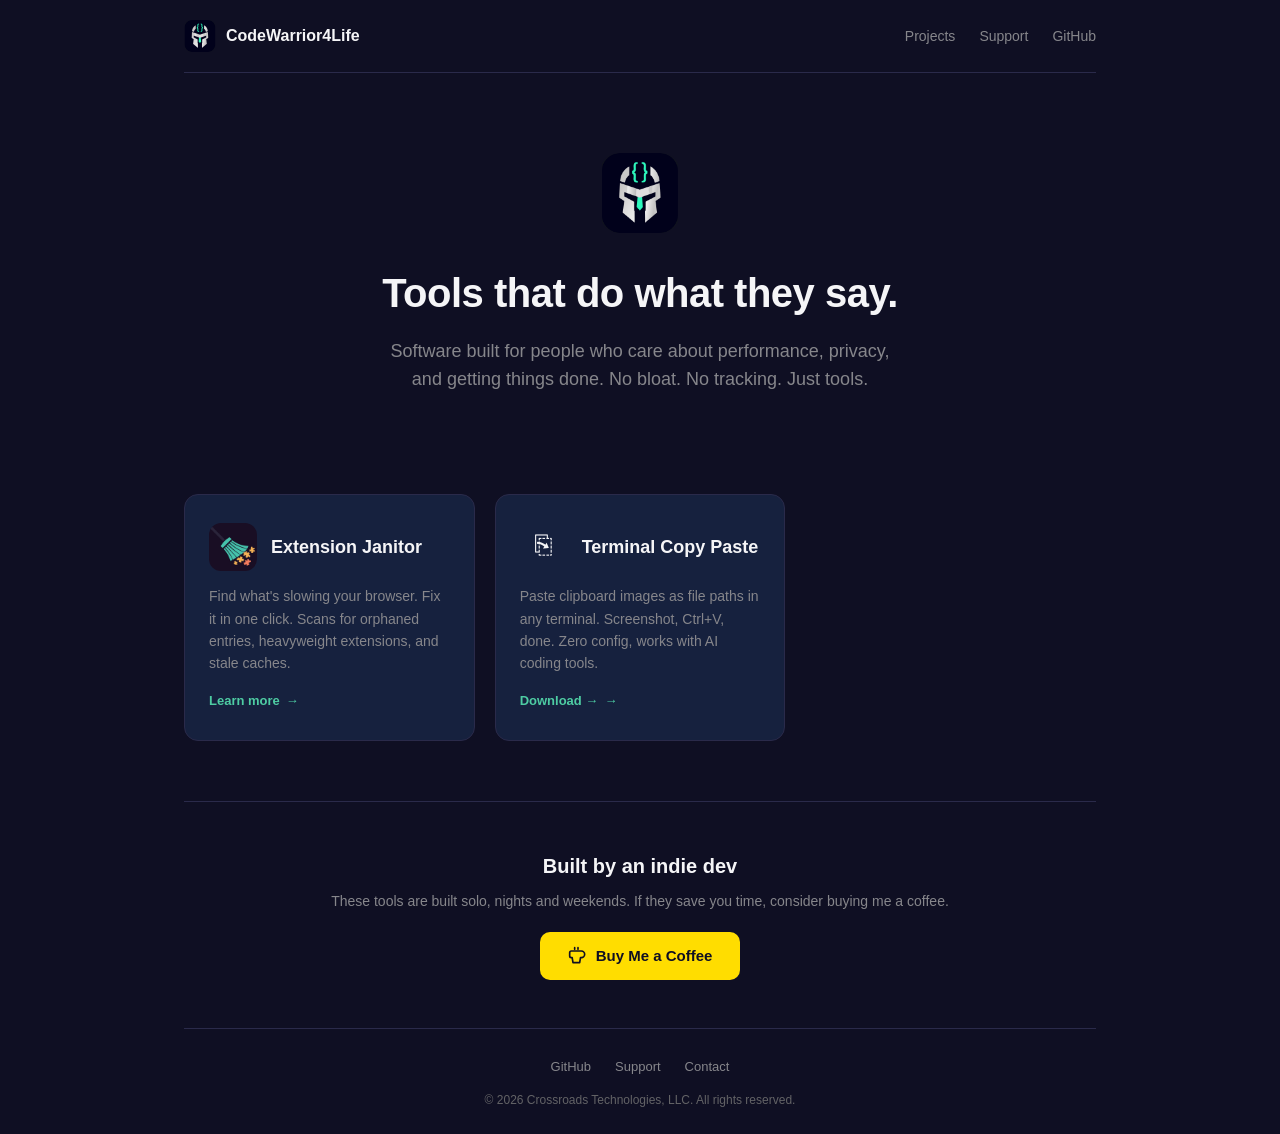
<file: index.html>
<!DOCTYPE html>
<html lang="en">
<head>
  <meta charset="UTF-8">
  <meta name="viewport" content="width=device-width, initial-scale=1.0">
  <title>CodeWarrior4Life — Tools That Do What They Say</title>
  <meta name="description" content="Software tools built for people who care about performance, privacy, and getting things done. No bloat. No tracking. Just tools that work.">
  <meta property="og:title" content="CodeWarrior4Life">
  <meta property="og:description" content="Software tools built for people who care about performance and getting things done.">
  <meta property="og:image" content="assets/img/og-image.png">
  <meta property="og:type" content="website">
  <link rel="icon" href="assets/img/cw4l-icon.png" type="image/png">
  <link rel="stylesheet" href="assets/css/style.css">
</head>
<body>
  <div class="container">

    <!-- Nav -->
    <nav class="site-nav">
      <a href="/" class="nav-brand">
        <img src="assets/img/cw4l-icon.png" alt="" class="nav-logo">
        CodeWarrior4Life
      </a>
      <ul class="nav-links">
        <li><a href="#projects">Projects</a></li>
        <li><a href="#support">Support</a></li>
        <li><a href="https://github.com/CodeWarrior4Life" target="_blank" rel="noopener">GitHub</a></li>
      </ul>
    </nav>

    <!-- Hero -->
    <section class="hero">
      <img src="assets/img/cw4l-icon.png" alt="CodeWarrior4Life" class="hero-icon">
      <h1>Tools that do what they say.</h1>
      <p class="tagline">
        Software built for people who care about performance, privacy,
        and getting things done. No bloat. No tracking. Just tools.
      </p>
    </section>

    <!-- Projects -->
    <section id="projects">
      <div class="extensions-grid">

        <!-- Browser Extensions -->
        <a href="extensions/extension-janitor/" class="ext-card">
          <div class="ext-card-header">
            <img src="extensions/extension-janitor/icon.png" alt="" class="ext-card-icon">
            <span class="ext-card-title">Extension Janitor</span>
          </div>
          <p class="ext-card-tagline">
            Find what's slowing your browser. Fix it in one click.
            Scans for orphaned entries, heavyweight extensions, and stale caches.
          </p>
          <span class="ext-card-cta">Learn more</span>
        </a>

        <!-- CLI Tools -->
        <a class="ext-card" href="https://github.com/CodeWarrior4Life/TerminalCopyPaste/releases/latest">
          <div class="ext-card-header">
            <span class="ext-card-icon" style="font-size: 28px; width: 48px; text-align: center;">&#9112;</span>
            <span class="ext-card-title">Terminal Copy Paste</span>
          </div>
          <p class="ext-card-tagline">
            Paste clipboard images as file paths in any terminal.
            Screenshot, Ctrl+V, done. Zero config, works with AI coding tools.
          </p>
          <span class="ext-card-cta">Download &rarr;</span>
        </a>

        <!--
          Add new projects here. Works for extensions, desktop apps, CLI tools, anything.
          Copy the card pattern above and update the href, icon, title, and tagline.
        -->

      </div>
    </section>

    <!-- Support -->
    <section id="support" class="support-section">
      <h2>Built by an indie dev</h2>
      <p>
        These tools are built solo, nights and weekends. If they save you
        time, consider buying me a coffee.
      </p>
      <a href="https://buymeacoffee.com/tfvmclmlwp" target="_blank" rel="noopener" class="btn-bmac">
        <svg width="20" height="20" viewBox="0 0 24 24" fill="none"><path d="M4 6h12a4 4 0 0 1 0 8h-1l-1 6H6l-1-6H4a2 2 0 0 1-2-2V8a2 2 0 0 1 2-2z" stroke="currentColor" stroke-width="2" stroke-linejoin="round"/><path d="M8 2v2m4-2v2" stroke="currentColor" stroke-width="2" stroke-linecap="round"/></svg>
        Buy Me a Coffee
      </a>
    </section>

    <!-- Footer -->
    <footer class="site-footer">
      <ul class="footer-links">
        <li><a href="https://github.com/CodeWarrior4Life" target="_blank" rel="noopener">GitHub</a></li>
        <li><a href="https://buymeacoffee.com/tfvmclmlwp" target="_blank" rel="noopener">Support</a></li>
        <li><a href="mailto:info@crossroadtech.com">Contact</a></li>
      </ul>
      <p class="footer-copy">&copy; 2026 Crossroads Technologies, LLC. All rights reserved.</p>
    </footer>

  </div>
</body>
</html>
</file>
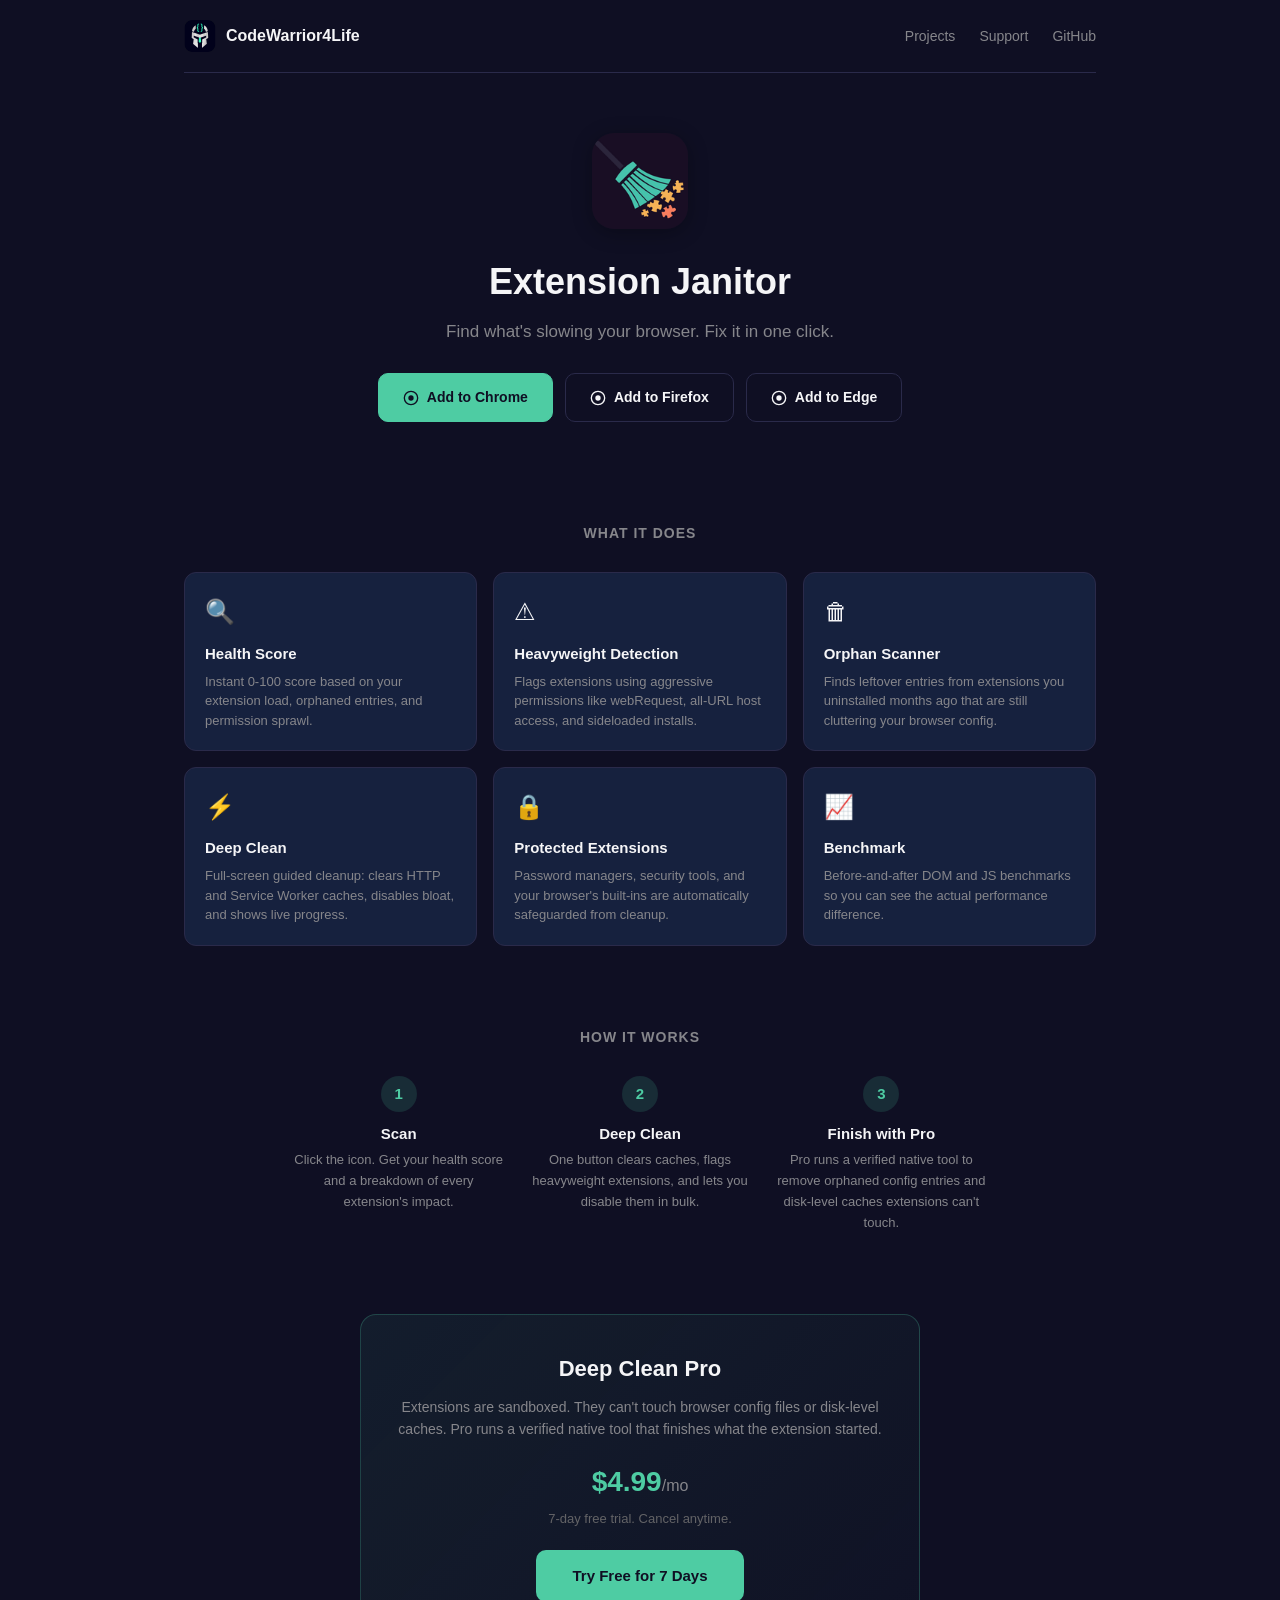
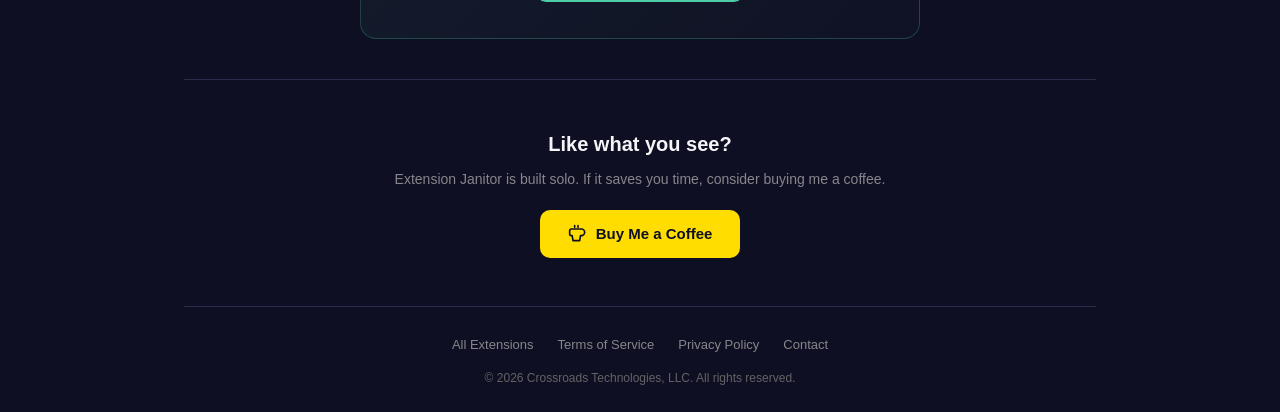
<file: extensions/extension-janitor/index.html>
<!DOCTYPE html>
<html lang="en">
<head>
  <meta charset="UTF-8">
  <meta name="viewport" content="width=device-width, initial-scale=1.0">
  <title>Extension Janitor — Find what's slowing your browser</title>
  <meta name="description" content="Scan for orphaned entries, heavyweight extensions, and stale caches. Deep Clean disables bloat and clears junk. Pro finishes the job with native cleanup.">
  <meta property="og:title" content="Extension Janitor">
  <meta property="og:description" content="Find what's slowing your browser. Fix it in one click.">
  <meta property="og:image" content="../../assets/img/og-image.png">
  <meta property="og:type" content="website">
  <meta property="og:url" content="https://codewarrior4life.com/extensions/extension-janitor/">
  <meta property="og:site_name" content="CodeWarrior4Life">
  <meta property="og:locale" content="en_US">
  <meta name="twitter:card" content="summary_large_image">
  <meta name="twitter:title" content="Extension Janitor — Find what's slowing your browser">
  <meta name="twitter:description" content="Slow tabs? Laggy video calls? Your browser extensions might be the culprit. Scan, score, and clean up in one click.">
  <meta name="robots" content="index, follow">
  <meta name="author" content="Crossroads Technologies, LLC">
  <meta name="keywords" content="browser extension cleaner, Chrome extension manager, remove orphaned extensions, browser performance, extension bloat, slow browser fix, Chrome cleanup, Edge extensions, Firefox add-ons">
  <link rel="canonical" href="https://codewarrior4life.com/extensions/extension-janitor/">
  <script type="application/ld+json">
  {
    "@context": "https://schema.org",
    "@type": "SoftwareApplication",
    "name": "Extension Janitor",
    "applicationCategory": "BrowserApplication",
    "operatingSystem": "Chrome, Edge, Firefox",
    "description": "Scan for orphaned entries, heavyweight extensions, and stale caches. Deep Clean disables bloat and clears junk.",
    "url": "https://codewarrior4life.com/extensions/extension-janitor/",
    "publisher": {
      "@type": "Organization",
      "name": "Crossroads Technologies, LLC",
      "url": "https://crossroadtech.com"
    },
    "offers": {
      "@type": "Offer",
      "price": "0",
      "priceCurrency": "USD",
      "description": "Free tier with full scan and basic cleanup. Pro unlocks deep native cleaning."
    }
  }
  </script>
  <link rel="icon" href="icon.png" type="image/png">
  <link rel="stylesheet" href="../../assets/css/style.css">
</head>
<body>
  <div class="container">

    <!-- Nav -->
    <nav class="site-nav">
      <a href="/" class="nav-brand">
        <img src="../../assets/img/cw4l-icon.png" alt="" class="nav-logo">
        CodeWarrior4Life
      </a>
      <ul class="nav-links">
        <li><a href="/#projects">Projects</a></li>
        <li><a href="/#support">Support</a></li>
        <li><a href="https://github.com/CodeWarrior4Life" target="_blank" rel="noopener">GitHub</a></li>
      </ul>
    </nav>

    <!-- Hero -->
    <section class="ext-hero">
      <img src="icon.png" alt="Extension Janitor" class="ext-hero-icon">
      <h1>Extension Janitor</h1>
      <p class="tagline">Find what's slowing your browser. Fix it in one click.</p>

      <div class="install-buttons">
        <a href="#" class="btn-install btn-install-chrome">
          <svg width="16" height="16" viewBox="0 0 24 24" fill="currentColor"><circle cx="12" cy="12" r="10" fill="none" stroke="currentColor" stroke-width="2"/><circle cx="12" cy="12" r="4"/></svg>
          Add to Chrome
        </a>
        <a href="#" class="btn-install btn-install-firefox">
          <svg width="16" height="16" viewBox="0 0 24 24" fill="currentColor"><circle cx="12" cy="12" r="10" fill="none" stroke="currentColor" stroke-width="2"/><circle cx="12" cy="12" r="4"/></svg>
          Add to Firefox
        </a>
        <a href="#" class="btn-install btn-install-edge">
          <svg width="16" height="16" viewBox="0 0 24 24" fill="currentColor"><circle cx="12" cy="12" r="10" fill="none" stroke="currentColor" stroke-width="2"/><circle cx="12" cy="12" r="4"/></svg>
          Add to Edge
        </a>
      </div>
    </section>

    <!-- Features -->
    <section class="features-section">
      <h2>What it does</h2>
      <div class="features-grid">

        <div class="feature-card">
          <div class="feature-icon">&#128269;</div>
          <h3>Health Score</h3>
          <p>Instant 0-100 score based on your extension load, orphaned entries, and permission sprawl.</p>
        </div>

        <div class="feature-card">
          <div class="feature-icon">&#9888;</div>
          <h3>Heavyweight Detection</h3>
          <p>Flags extensions using aggressive permissions like webRequest, all-URL host access, and sideloaded installs.</p>
        </div>

        <div class="feature-card">
          <div class="feature-icon">&#128465;</div>
          <h3>Orphan Scanner</h3>
          <p>Finds leftover entries from extensions you uninstalled months ago that are still cluttering your browser config.</p>
        </div>

        <div class="feature-card">
          <div class="feature-icon">&#9889;</div>
          <h3>Deep Clean</h3>
          <p>Full-screen guided cleanup: clears HTTP and Service Worker caches, disables bloat, and shows live progress.</p>
        </div>

        <div class="feature-card">
          <div class="feature-icon">&#128274;</div>
          <h3>Protected Extensions</h3>
          <p>Password managers, security tools, and your browser's built-ins are automatically safeguarded from cleanup.</p>
        </div>

        <div class="feature-card">
          <div class="feature-icon">&#128200;</div>
          <h3>Benchmark</h3>
          <p>Before-and-after DOM and JS benchmarks so you can see the actual performance difference.</p>
        </div>

      </div>
    </section>

    <!-- How it works -->
    <section class="how-section">
      <h2>How it works</h2>
      <div class="how-steps">
        <div class="how-step">
          <div class="how-step-number">1</div>
          <h3>Scan</h3>
          <p>Click the icon. Get your health score and a breakdown of every extension's impact.</p>
        </div>
        <div class="how-step">
          <div class="how-step-number">2</div>
          <h3>Deep Clean</h3>
          <p>One button clears caches, flags heavyweight extensions, and lets you disable them in bulk.</p>
        </div>
        <div class="how-step">
          <div class="how-step-number">3</div>
          <h3>Finish with Pro</h3>
          <p>Pro runs a verified native tool to remove orphaned config entries and disk-level caches extensions can't touch.</p>
        </div>
      </div>
    </section>

    <!-- Pro -->
    <section class="pro-section">
      <div class="pro-box">
        <h2>Deep Clean Pro</h2>
        <p>
          Extensions are sandboxed. They can't touch browser config files or
          disk-level caches. Pro runs a verified native tool that finishes
          what the extension started.
        </p>
        <div class="pro-price">$4.99<span style="font-size:16px;font-weight:400;color:#86868b">/mo</span></div>
        <div class="pro-price-sub">7-day free trial. Cancel anytime.</div>
        <a href="#" class="btn-pro">Try Free for 7 Days</a>
      </div>
    </section>

    <!-- Support -->
    <section class="support-section">
      <h2>Like what you see?</h2>
      <p>Extension Janitor is built solo. If it saves you time, consider buying me a coffee.</p>
      <a href="https://buymeacoffee.com/tfvmclmlwp" target="_blank" rel="noopener" class="btn-bmac">
        <svg width="20" height="20" viewBox="0 0 24 24" fill="none"><path d="M4 6h12a4 4 0 0 1 0 8h-1l-1 6H6l-1-6H4a2 2 0 0 1-2-2V8a2 2 0 0 1 2-2z" stroke="currentColor" stroke-width="2" stroke-linejoin="round"/><path d="M8 2v2m4-2v2" stroke="currentColor" stroke-width="2" stroke-linecap="round"/></svg>
        Buy Me a Coffee
      </a>
    </section>

    <!-- Footer -->
    <footer class="site-footer">
      <ul class="footer-links">
        <li><a href="/">All Extensions</a></li>
        <li><a href="terms.html">Terms of Service</a></li>
        <li><a href="privacy.html">Privacy Policy</a></li>
        <li><a href="mailto:info@codewarrior4life.com">Contact</a></li>
      </ul>
      <p class="footer-copy">&copy; 2026 Crossroads Technologies, LLC. All rights reserved.</p>
    </footer>

  </div>

  <script>
    // Detect browser and highlight the matching install button
    (function() {
      var ua = navigator.userAgent;
      var btn;
      if (/Edg\//i.test(ua)) {
        btn = document.querySelector('.btn-install-edge');
      } else if (/Firefox\//i.test(ua)) {
        btn = document.querySelector('.btn-install-firefox');
      } else if (/Chrome\//i.test(ua)) {
        btn = document.querySelector('.btn-install-chrome');
      }
      if (btn) btn.classList.add('btn-install-primary');
    })();
  </script>
</body>
</html>
</file>
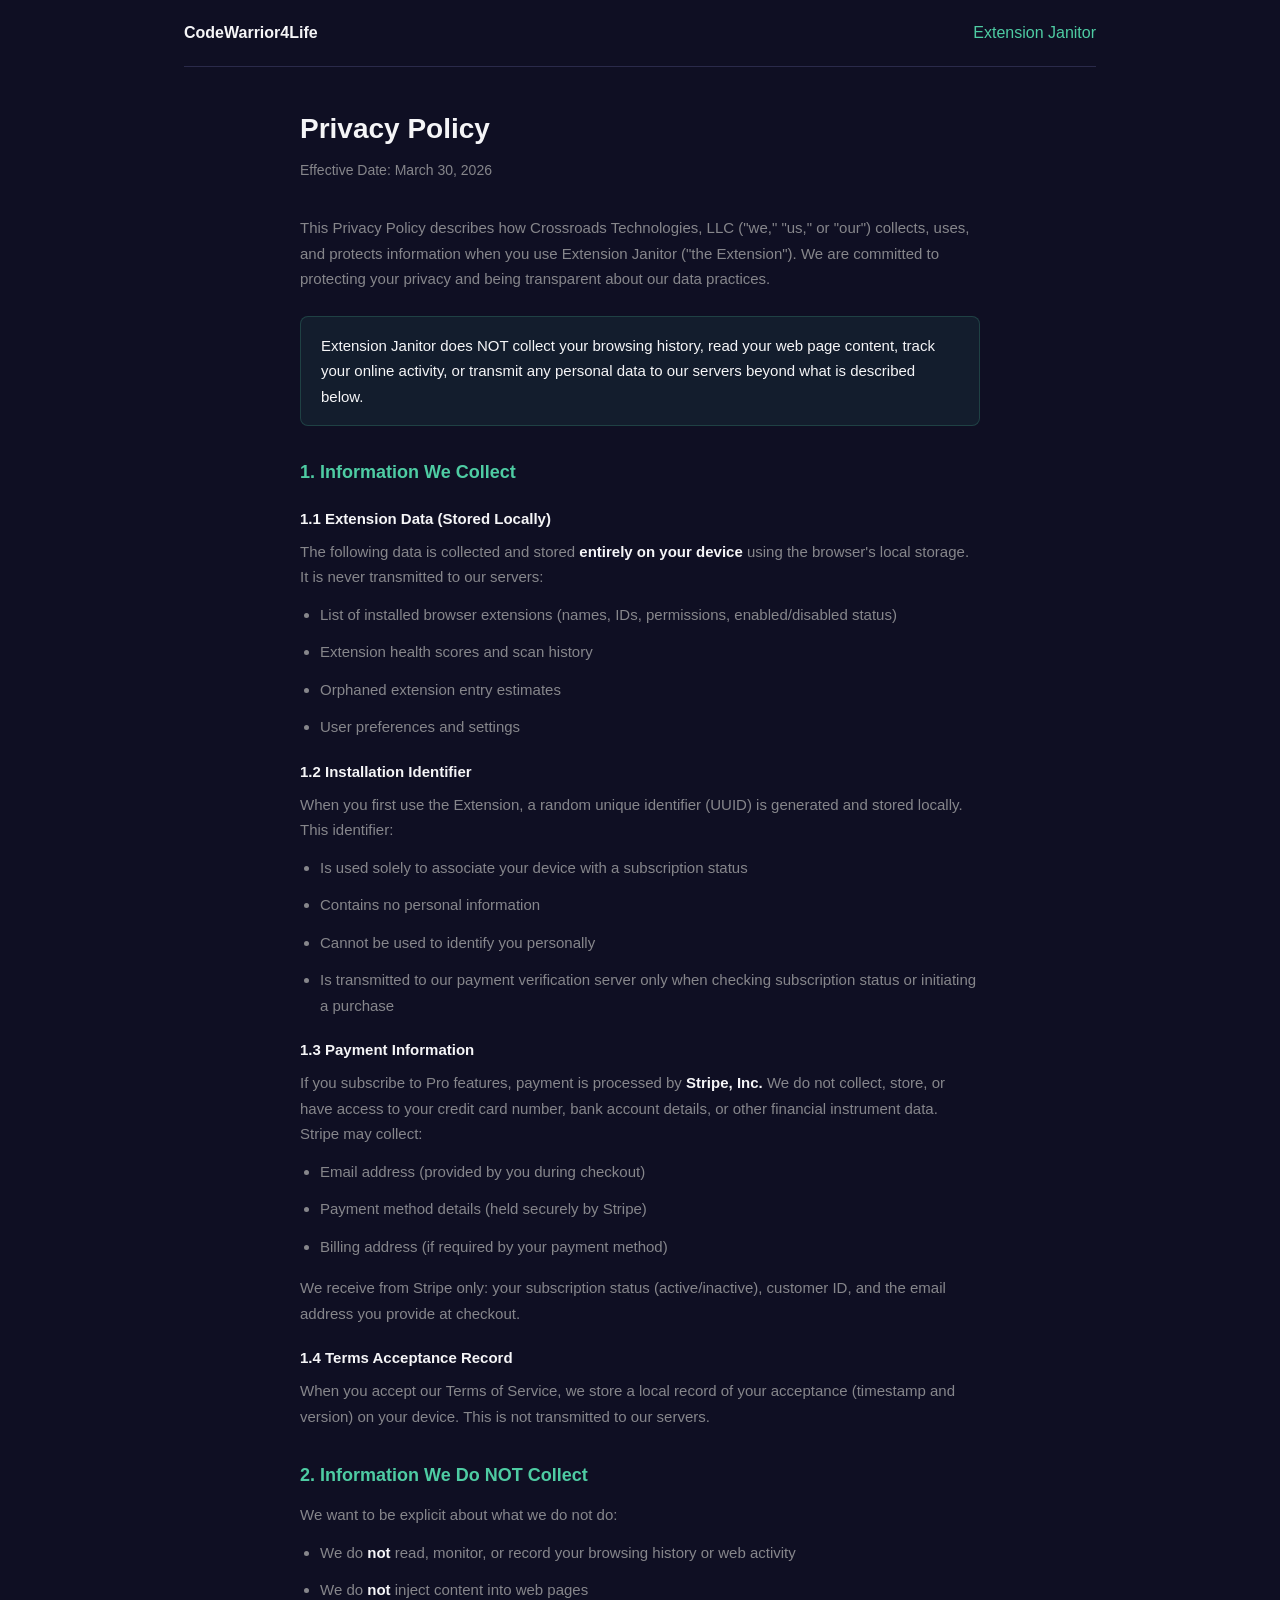
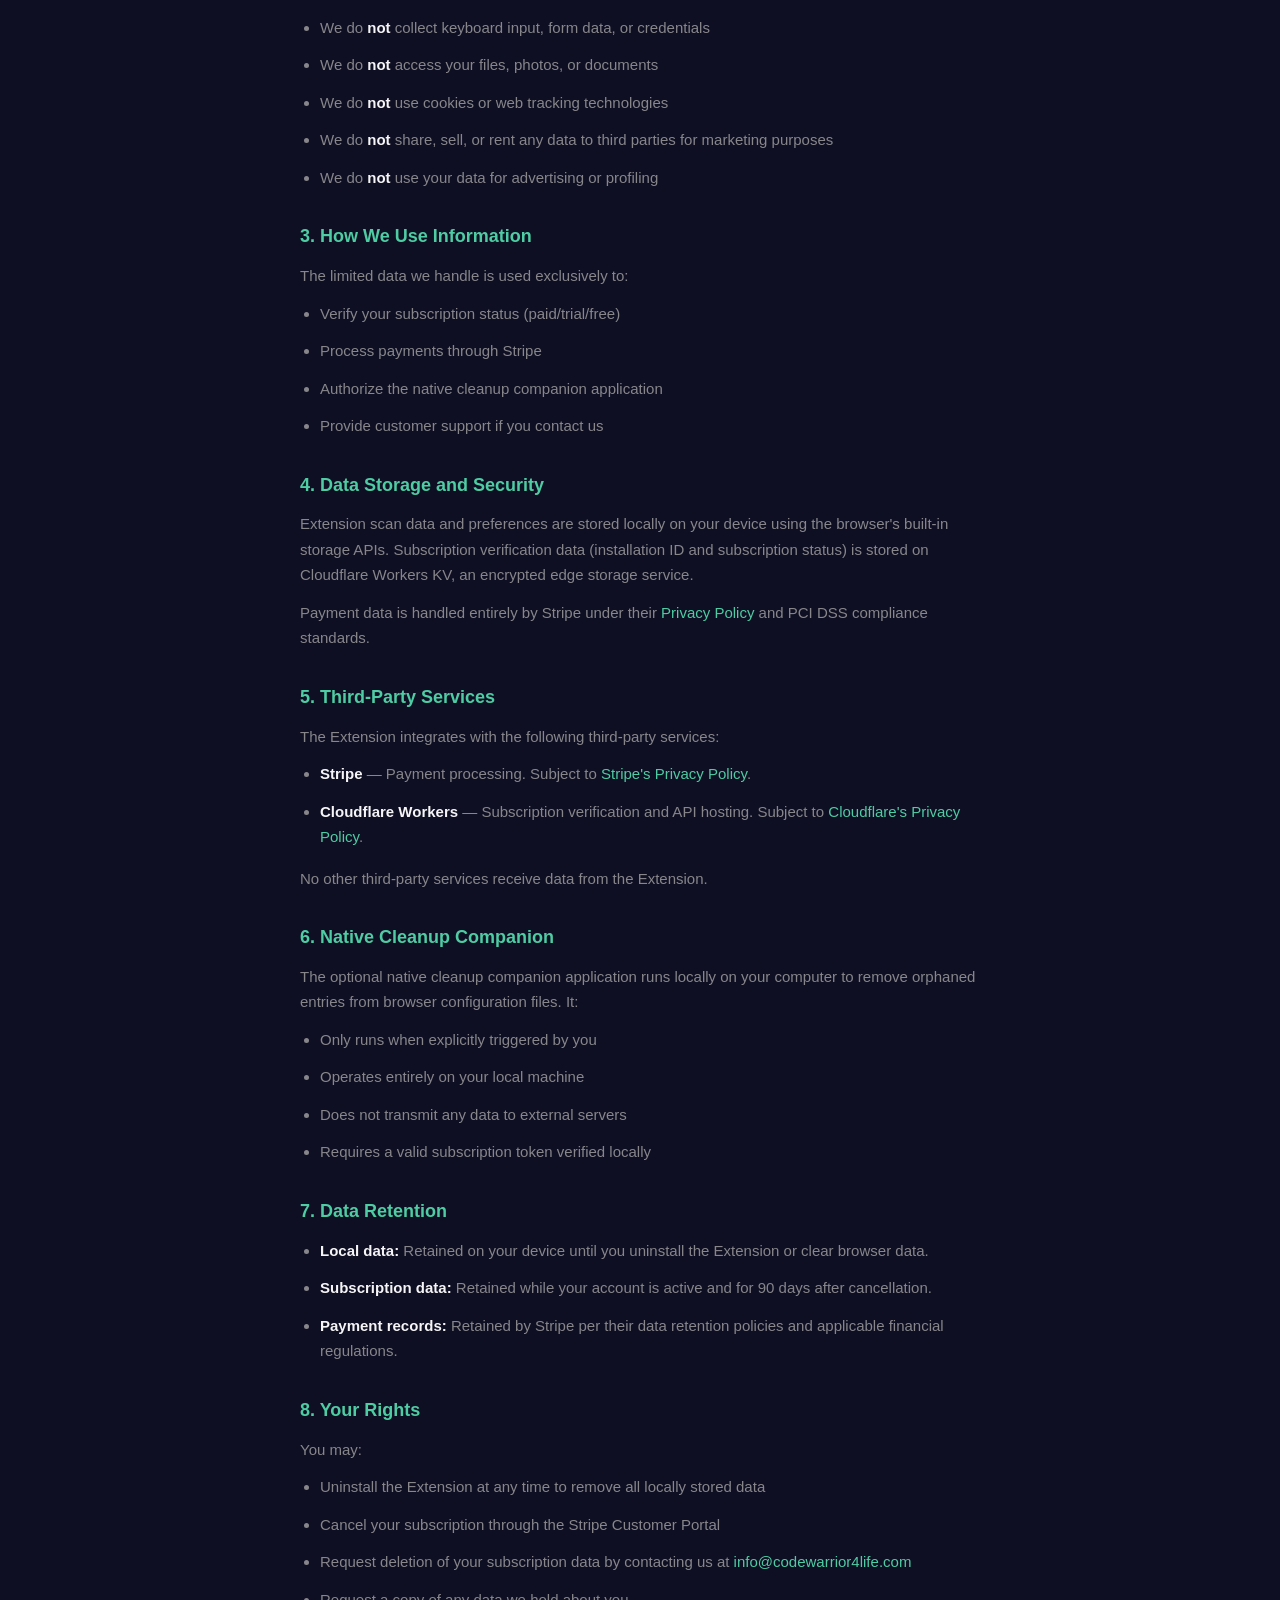
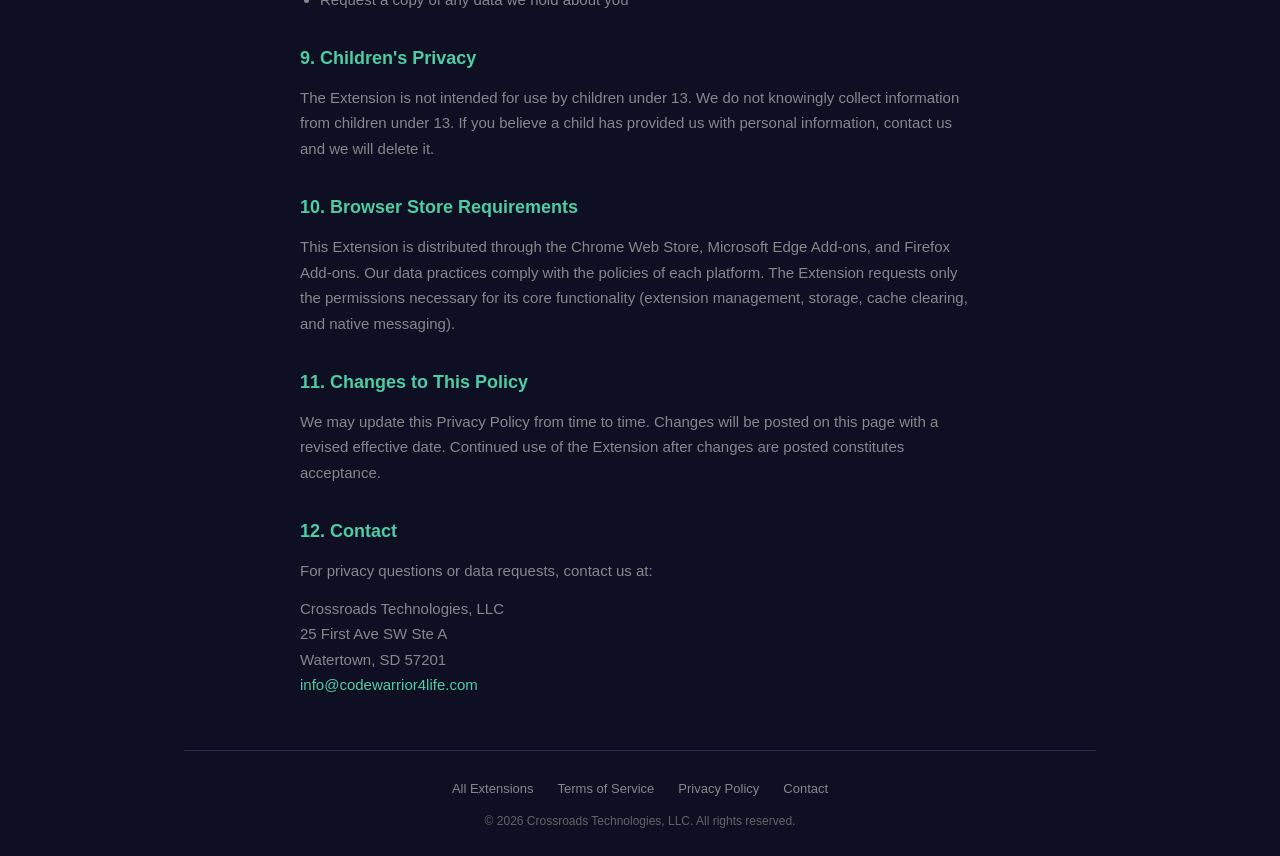
<file: extensions/extension-janitor/privacy.html>
<!DOCTYPE html>
<html lang="en">
<head>
  <meta charset="UTF-8">
  <meta name="viewport" content="width=device-width, initial-scale=1.0">
  <title>Privacy Policy — Extension Janitor</title>
  <meta name="description" content="Privacy Policy for Extension Janitor browser extension by Crossroads Technologies, LLC.">
  <link rel="icon" href="icon.png" type="image/png">
  <link rel="stylesheet" href="../../assets/css/style.css">
  <style>
    .legal { max-width: 720px; margin: 0 auto; padding: 40px 20px; }
    .legal h1 { font-size: 28px; margin-bottom: 8px; }
    .legal .effective { color: var(--text-muted); font-size: 14px; margin-bottom: 32px; }
    .legal h2 { font-size: 18px; margin-top: 32px; margin-bottom: 12px; color: var(--accent); }
    .legal h3 { font-size: 15px; margin-top: 20px; margin-bottom: 8px; }
    .legal p, .legal li { font-size: 15px; line-height: 1.7; color: var(--text-muted); margin-bottom: 12px; }
    .legal ul { padding-left: 20px; margin-bottom: 16px; }
    .legal strong { color: var(--text); }
    .legal .highlight { background: rgba(78,204,163,0.08); border: 1px solid rgba(78,204,163,0.2); border-radius: 8px; padding: 16px 20px; margin: 24px 0; }
    .legal .highlight p { color: var(--text); margin-bottom: 0; }
  </style>
</head>
<body>
  <div class="container">
    <nav class="site-nav">
      <a href="/" class="nav-brand">CodeWarrior4Life</a>
      <a href="/extensions/extension-janitor/" class="nav-link">Extension Janitor</a>
    </nav>

    <div class="legal">
      <h1>Privacy Policy</h1>
      <p class="effective">Effective Date: March 30, 2026</p>

      <p>This Privacy Policy describes how Crossroads Technologies, LLC ("we," "us," or "our") collects, uses, and protects information when you use Extension Janitor ("the Extension"). We are committed to protecting your privacy and being transparent about our data practices.</p>

      <div class="highlight">
        <p>Extension Janitor does NOT collect your browsing history, read your web page content, track your online activity, or transmit any personal data to our servers beyond what is described below.</p>
      </div>

      <h2>1. Information We Collect</h2>

      <h3>1.1 Extension Data (Stored Locally)</h3>
      <p>The following data is collected and stored <strong>entirely on your device</strong> using the browser's local storage. It is never transmitted to our servers:</p>
      <ul>
        <li>List of installed browser extensions (names, IDs, permissions, enabled/disabled status)</li>
        <li>Extension health scores and scan history</li>
        <li>Orphaned extension entry estimates</li>
        <li>User preferences and settings</li>
      </ul>

      <h3>1.2 Installation Identifier</h3>
      <p>When you first use the Extension, a random unique identifier (UUID) is generated and stored locally. This identifier:</p>
      <ul>
        <li>Is used solely to associate your device with a subscription status</li>
        <li>Contains no personal information</li>
        <li>Cannot be used to identify you personally</li>
        <li>Is transmitted to our payment verification server only when checking subscription status or initiating a purchase</li>
      </ul>

      <h3>1.3 Payment Information</h3>
      <p>If you subscribe to Pro features, payment is processed by <strong>Stripe, Inc.</strong> We do not collect, store, or have access to your credit card number, bank account details, or other financial instrument data. Stripe may collect:</p>
      <ul>
        <li>Email address (provided by you during checkout)</li>
        <li>Payment method details (held securely by Stripe)</li>
        <li>Billing address (if required by your payment method)</li>
      </ul>
      <p>We receive from Stripe only: your subscription status (active/inactive), customer ID, and the email address you provide at checkout.</p>

      <h3>1.4 Terms Acceptance Record</h3>
      <p>When you accept our Terms of Service, we store a local record of your acceptance (timestamp and version) on your device. This is not transmitted to our servers.</p>

      <h2>2. Information We Do NOT Collect</h2>
      <p>We want to be explicit about what we do not do:</p>
      <ul>
        <li>We do <strong>not</strong> read, monitor, or record your browsing history or web activity</li>
        <li>We do <strong>not</strong> inject content into web pages</li>
        <li>We do <strong>not</strong> collect keyboard input, form data, or credentials</li>
        <li>We do <strong>not</strong> access your files, photos, or documents</li>
        <li>We do <strong>not</strong> use cookies or web tracking technologies</li>
        <li>We do <strong>not</strong> share, sell, or rent any data to third parties for marketing purposes</li>
        <li>We do <strong>not</strong> use your data for advertising or profiling</li>
      </ul>

      <h2>3. How We Use Information</h2>
      <p>The limited data we handle is used exclusively to:</p>
      <ul>
        <li>Verify your subscription status (paid/trial/free)</li>
        <li>Process payments through Stripe</li>
        <li>Authorize the native cleanup companion application</li>
        <li>Provide customer support if you contact us</li>
      </ul>

      <h2>4. Data Storage and Security</h2>
      <p>Extension scan data and preferences are stored locally on your device using the browser's built-in storage APIs. Subscription verification data (installation ID and subscription status) is stored on Cloudflare Workers KV, an encrypted edge storage service.</p>
      <p>Payment data is handled entirely by Stripe under their <a href="https://stripe.com/privacy" target="_blank" rel="noopener">Privacy Policy</a> and PCI DSS compliance standards.</p>

      <h2>5. Third-Party Services</h2>
      <p>The Extension integrates with the following third-party services:</p>
      <ul>
        <li><strong>Stripe</strong> — Payment processing. Subject to <a href="https://stripe.com/privacy" target="_blank" rel="noopener">Stripe's Privacy Policy</a>.</li>
        <li><strong>Cloudflare Workers</strong> — Subscription verification and API hosting. Subject to <a href="https://www.cloudflare.com/privacypolicy/" target="_blank" rel="noopener">Cloudflare's Privacy Policy</a>.</li>
      </ul>
      <p>No other third-party services receive data from the Extension.</p>

      <h2>6. Native Cleanup Companion</h2>
      <p>The optional native cleanup companion application runs locally on your computer to remove orphaned entries from browser configuration files. It:</p>
      <ul>
        <li>Only runs when explicitly triggered by you</li>
        <li>Operates entirely on your local machine</li>
        <li>Does not transmit any data to external servers</li>
        <li>Requires a valid subscription token verified locally</li>
      </ul>

      <h2>7. Data Retention</h2>
      <ul>
        <li><strong>Local data:</strong> Retained on your device until you uninstall the Extension or clear browser data.</li>
        <li><strong>Subscription data:</strong> Retained while your account is active and for 90 days after cancellation.</li>
        <li><strong>Payment records:</strong> Retained by Stripe per their data retention policies and applicable financial regulations.</li>
      </ul>

      <h2>8. Your Rights</h2>
      <p>You may:</p>
      <ul>
        <li>Uninstall the Extension at any time to remove all locally stored data</li>
        <li>Cancel your subscription through the Stripe Customer Portal</li>
        <li>Request deletion of your subscription data by contacting us at <a href="mailto:info@codewarrior4life.com">info@codewarrior4life.com</a></li>
        <li>Request a copy of any data we hold about you</li>
      </ul>

      <h2>9. Children's Privacy</h2>
      <p>The Extension is not intended for use by children under 13. We do not knowingly collect information from children under 13. If you believe a child has provided us with personal information, contact us and we will delete it.</p>

      <h2>10. Browser Store Requirements</h2>
      <p>This Extension is distributed through the Chrome Web Store, Microsoft Edge Add-ons, and Firefox Add-ons. Our data practices comply with the policies of each platform. The Extension requests only the permissions necessary for its core functionality (extension management, storage, cache clearing, and native messaging).</p>

      <h2>11. Changes to This Policy</h2>
      <p>We may update this Privacy Policy from time to time. Changes will be posted on this page with a revised effective date. Continued use of the Extension after changes are posted constitutes acceptance.</p>

      <h2>12. Contact</h2>
      <p>For privacy questions or data requests, contact us at:</p>
      <p>
        Crossroads Technologies, LLC<br>
        25 First Ave SW Ste A<br>
        Watertown, SD 57201<br>
        <a href="mailto:info@codewarrior4life.com">info@codewarrior4life.com</a>
      </p>
    </div>

    <footer class="site-footer">
      <ul class="footer-links">
        <li><a href="/">All Extensions</a></li>
        <li><a href="terms.html">Terms of Service</a></li>
        <li><a href="privacy.html">Privacy Policy</a></li>
        <li><a href="mailto:info@codewarrior4life.com">Contact</a></li>
      </ul>
      <p class="footer-copy">&copy; 2026 Crossroads Technologies, LLC. All rights reserved.</p>
    </footer>
  </div>
</body>
</html>
</file>
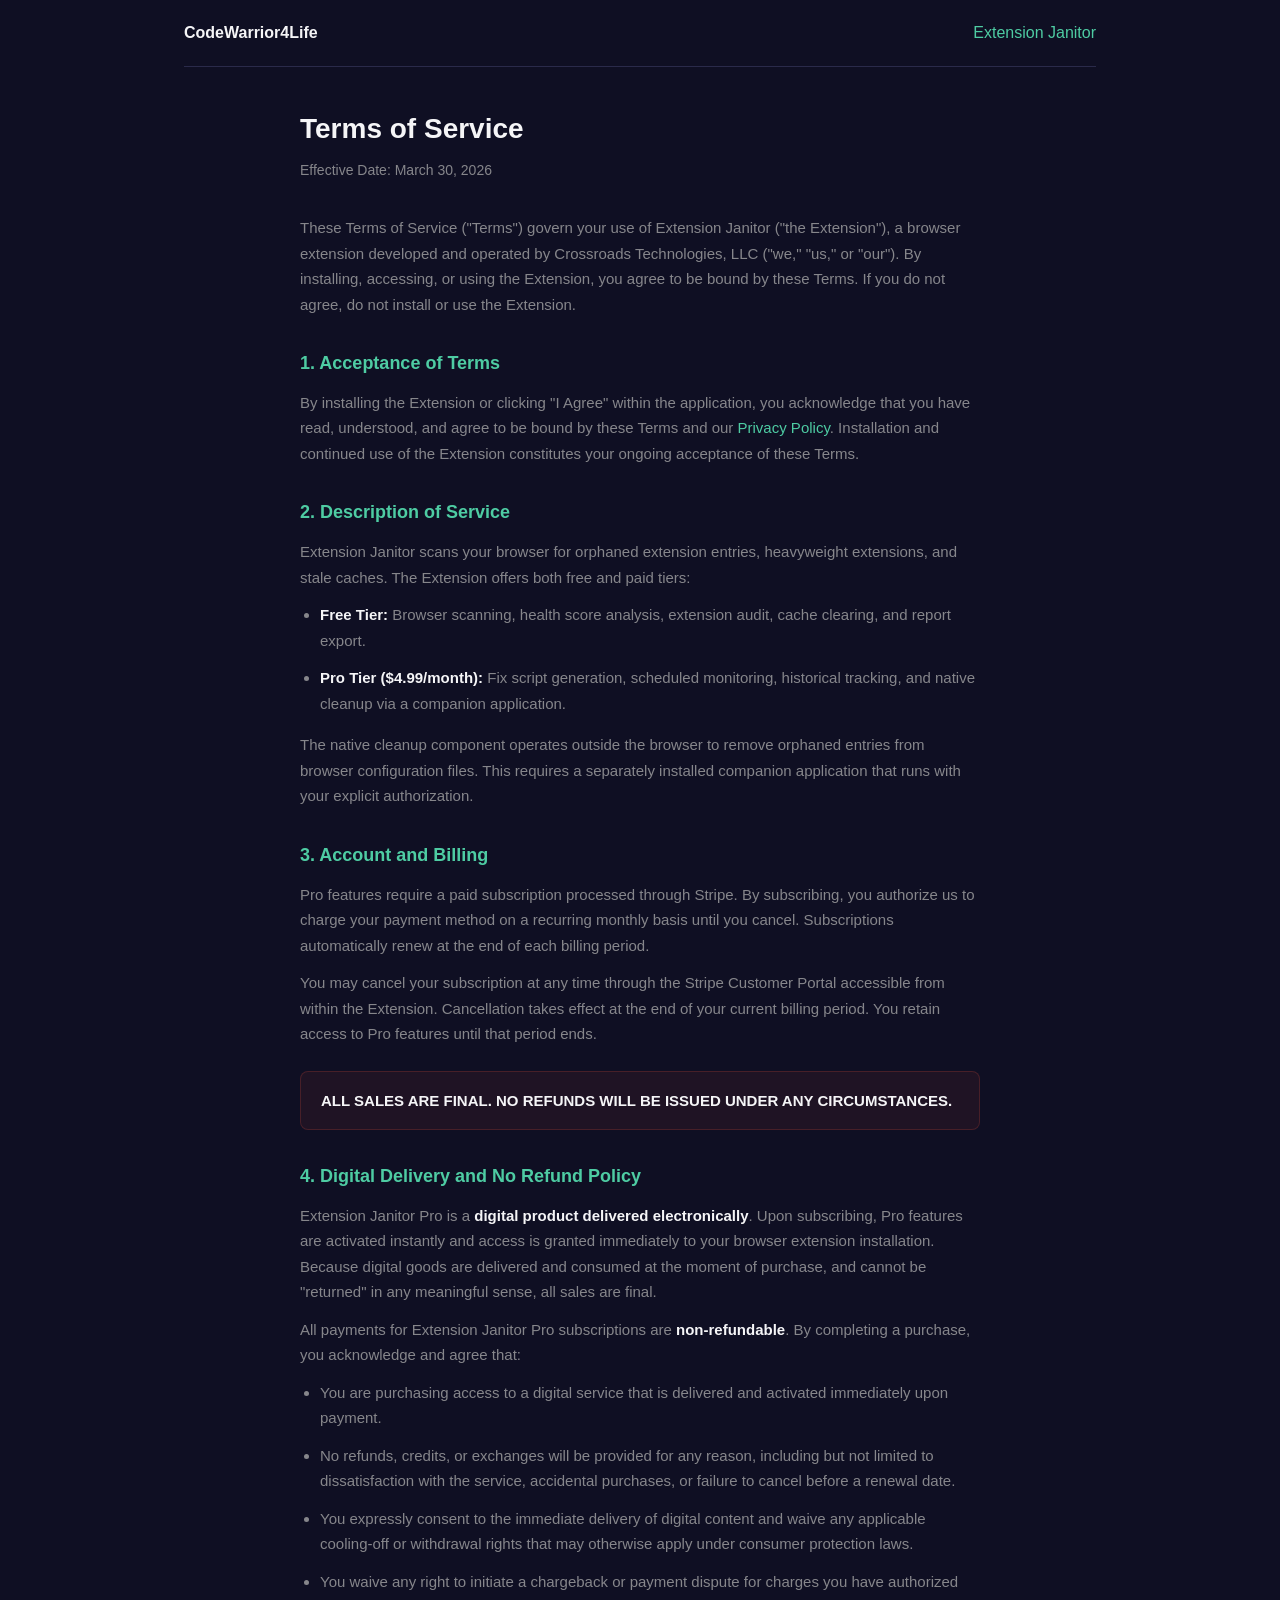
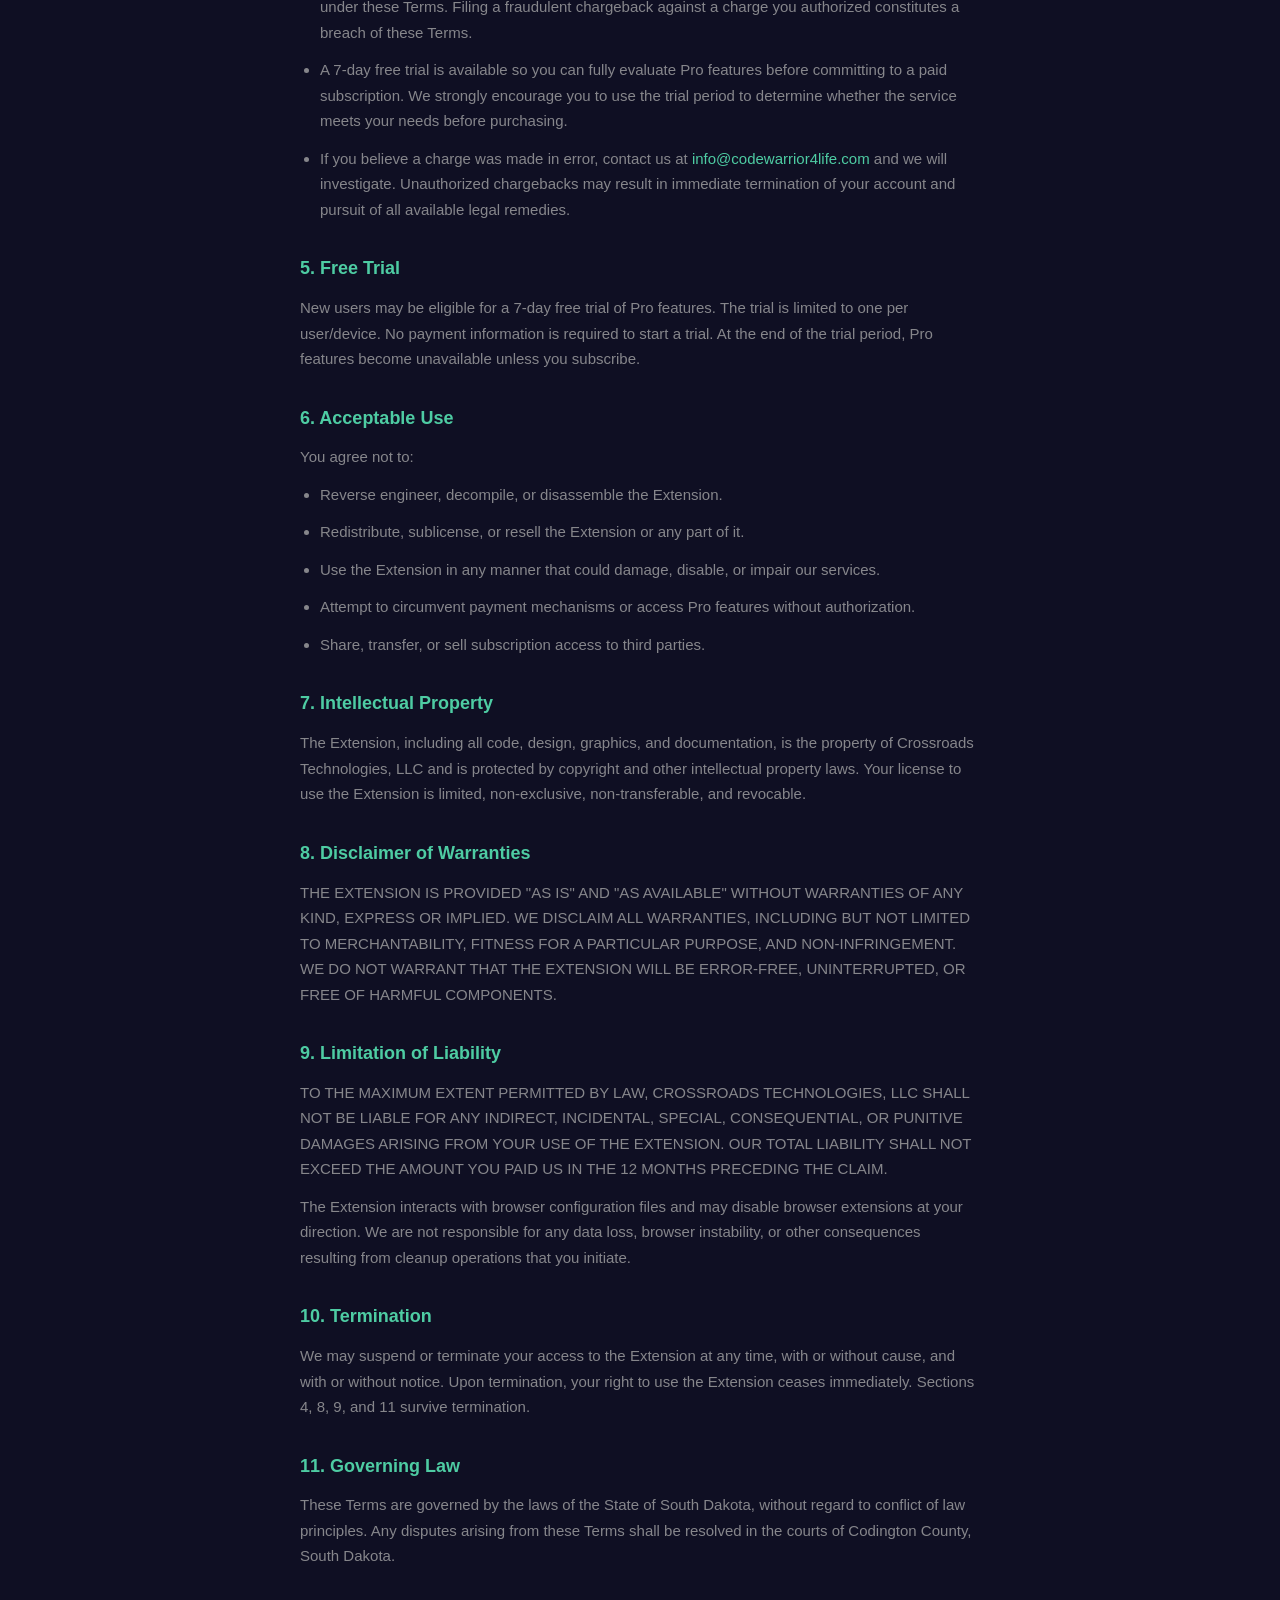
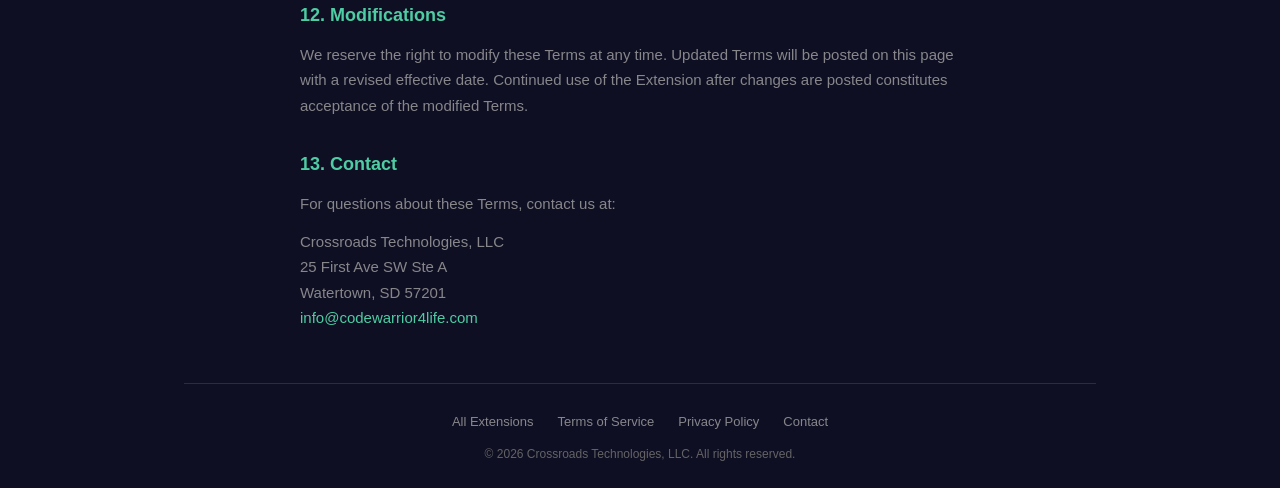
<file: extensions/extension-janitor/terms.html>
<!DOCTYPE html>
<html lang="en">
<head>
  <meta charset="UTF-8">
  <meta name="viewport" content="width=device-width, initial-scale=1.0">
  <title>Terms of Service — Extension Janitor</title>
  <meta name="description" content="Terms of Service for Extension Janitor browser extension by Crossroads Technologies, LLC.">
  <link rel="icon" href="icon.png" type="image/png">
  <link rel="stylesheet" href="../../assets/css/style.css">
  <style>
    .legal { max-width: 720px; margin: 0 auto; padding: 40px 20px; }
    .legal h1 { font-size: 28px; margin-bottom: 8px; }
    .legal .effective { color: var(--text-muted); font-size: 14px; margin-bottom: 32px; }
    .legal h2 { font-size: 18px; margin-top: 32px; margin-bottom: 12px; color: var(--accent); }
    .legal p, .legal li { font-size: 15px; line-height: 1.7; color: var(--text-muted); margin-bottom: 12px; }
    .legal ul { padding-left: 20px; margin-bottom: 16px; }
    .legal strong { color: var(--text); }
    .legal .callout { background: rgba(231,76,60,0.08); border: 1px solid rgba(231,76,60,0.2); border-radius: 8px; padding: 16px 20px; margin: 24px 0; }
    .legal .callout p { color: var(--text); font-weight: 600; margin-bottom: 0; }
  </style>
</head>
<body>
  <div class="container">
    <nav class="site-nav">
      <a href="/" class="nav-brand">CodeWarrior4Life</a>
      <a href="/extensions/extension-janitor/" class="nav-link">Extension Janitor</a>
    </nav>

    <div class="legal">
      <h1>Terms of Service</h1>
      <p class="effective">Effective Date: March 30, 2026</p>

      <p>These Terms of Service ("Terms") govern your use of Extension Janitor ("the Extension"), a browser extension developed and operated by Crossroads Technologies, LLC ("we," "us," or "our"). By installing, accessing, or using the Extension, you agree to be bound by these Terms. If you do not agree, do not install or use the Extension.</p>

      <h2>1. Acceptance of Terms</h2>
      <p>By installing the Extension or clicking "I Agree" within the application, you acknowledge that you have read, understood, and agree to be bound by these Terms and our <a href="privacy.html">Privacy Policy</a>. Installation and continued use of the Extension constitutes your ongoing acceptance of these Terms.</p>

      <h2>2. Description of Service</h2>
      <p>Extension Janitor scans your browser for orphaned extension entries, heavyweight extensions, and stale caches. The Extension offers both free and paid tiers:</p>
      <ul>
        <li><strong>Free Tier:</strong> Browser scanning, health score analysis, extension audit, cache clearing, and report export.</li>
        <li><strong>Pro Tier ($4.99/month):</strong> Fix script generation, scheduled monitoring, historical tracking, and native cleanup via a companion application.</li>
      </ul>
      <p>The native cleanup component operates outside the browser to remove orphaned entries from browser configuration files. This requires a separately installed companion application that runs with your explicit authorization.</p>

      <h2>3. Account and Billing</h2>
      <p>Pro features require a paid subscription processed through Stripe. By subscribing, you authorize us to charge your payment method on a recurring monthly basis until you cancel. Subscriptions automatically renew at the end of each billing period.</p>
      <p>You may cancel your subscription at any time through the Stripe Customer Portal accessible from within the Extension. Cancellation takes effect at the end of your current billing period. You retain access to Pro features until that period ends.</p>

      <div class="callout">
        <p>ALL SALES ARE FINAL. NO REFUNDS WILL BE ISSUED UNDER ANY CIRCUMSTANCES.</p>
      </div>

      <h2>4. Digital Delivery and No Refund Policy</h2>
      <p>Extension Janitor Pro is a <strong>digital product delivered electronically</strong>. Upon subscribing, Pro features are activated instantly and access is granted immediately to your browser extension installation. Because digital goods are delivered and consumed at the moment of purchase, and cannot be "returned" in any meaningful sense, all sales are final.</p>
      <p>All payments for Extension Janitor Pro subscriptions are <strong>non-refundable</strong>. By completing a purchase, you acknowledge and agree that:</p>
      <ul>
        <li>You are purchasing access to a digital service that is delivered and activated immediately upon payment.</li>
        <li>No refunds, credits, or exchanges will be provided for any reason, including but not limited to dissatisfaction with the service, accidental purchases, or failure to cancel before a renewal date.</li>
        <li>You expressly consent to the immediate delivery of digital content and waive any applicable cooling-off or withdrawal rights that may otherwise apply under consumer protection laws.</li>
        <li>You waive any right to initiate a chargeback or payment dispute for charges you have authorized under these Terms. Filing a fraudulent chargeback against a charge you authorized constitutes a breach of these Terms.</li>
        <li>A 7-day free trial is available so you can fully evaluate Pro features before committing to a paid subscription. We strongly encourage you to use the trial period to determine whether the service meets your needs before purchasing.</li>
        <li>If you believe a charge was made in error, contact us at <a href="mailto:info@codewarrior4life.com">info@codewarrior4life.com</a> and we will investigate. Unauthorized chargebacks may result in immediate termination of your account and pursuit of all available legal remedies.</li>
      </ul>

      <h2>5. Free Trial</h2>
      <p>New users may be eligible for a 7-day free trial of Pro features. The trial is limited to one per user/device. No payment information is required to start a trial. At the end of the trial period, Pro features become unavailable unless you subscribe.</p>

      <h2>6. Acceptable Use</h2>
      <p>You agree not to:</p>
      <ul>
        <li>Reverse engineer, decompile, or disassemble the Extension.</li>
        <li>Redistribute, sublicense, or resell the Extension or any part of it.</li>
        <li>Use the Extension in any manner that could damage, disable, or impair our services.</li>
        <li>Attempt to circumvent payment mechanisms or access Pro features without authorization.</li>
        <li>Share, transfer, or sell subscription access to third parties.</li>
      </ul>

      <h2>7. Intellectual Property</h2>
      <p>The Extension, including all code, design, graphics, and documentation, is the property of Crossroads Technologies, LLC and is protected by copyright and other intellectual property laws. Your license to use the Extension is limited, non-exclusive, non-transferable, and revocable.</p>

      <h2>8. Disclaimer of Warranties</h2>
      <p>THE EXTENSION IS PROVIDED "AS IS" AND "AS AVAILABLE" WITHOUT WARRANTIES OF ANY KIND, EXPRESS OR IMPLIED. WE DISCLAIM ALL WARRANTIES, INCLUDING BUT NOT LIMITED TO MERCHANTABILITY, FITNESS FOR A PARTICULAR PURPOSE, AND NON-INFRINGEMENT. WE DO NOT WARRANT THAT THE EXTENSION WILL BE ERROR-FREE, UNINTERRUPTED, OR FREE OF HARMFUL COMPONENTS.</p>

      <h2>9. Limitation of Liability</h2>
      <p>TO THE MAXIMUM EXTENT PERMITTED BY LAW, CROSSROADS TECHNOLOGIES, LLC SHALL NOT BE LIABLE FOR ANY INDIRECT, INCIDENTAL, SPECIAL, CONSEQUENTIAL, OR PUNITIVE DAMAGES ARISING FROM YOUR USE OF THE EXTENSION. OUR TOTAL LIABILITY SHALL NOT EXCEED THE AMOUNT YOU PAID US IN THE 12 MONTHS PRECEDING THE CLAIM.</p>
      <p>The Extension interacts with browser configuration files and may disable browser extensions at your direction. We are not responsible for any data loss, browser instability, or other consequences resulting from cleanup operations that you initiate.</p>

      <h2>10. Termination</h2>
      <p>We may suspend or terminate your access to the Extension at any time, with or without cause, and with or without notice. Upon termination, your right to use the Extension ceases immediately. Sections 4, 8, 9, and 11 survive termination.</p>

      <h2>11. Governing Law</h2>
      <p>These Terms are governed by the laws of the State of South Dakota, without regard to conflict of law principles. Any disputes arising from these Terms shall be resolved in the courts of Codington County, South Dakota.</p>

      <h2>12. Modifications</h2>
      <p>We reserve the right to modify these Terms at any time. Updated Terms will be posted on this page with a revised effective date. Continued use of the Extension after changes are posted constitutes acceptance of the modified Terms.</p>

      <h2>13. Contact</h2>
      <p>For questions about these Terms, contact us at:</p>
      <p>
        Crossroads Technologies, LLC<br>
        25 First Ave SW Ste A<br>
        Watertown, SD 57201<br>
        <a href="mailto:info@codewarrior4life.com">info@codewarrior4life.com</a>
      </p>
    </div>

    <footer class="site-footer">
      <ul class="footer-links">
        <li><a href="/">All Extensions</a></li>
        <li><a href="terms.html">Terms of Service</a></li>
        <li><a href="privacy.html">Privacy Policy</a></li>
        <li><a href="mailto:info@codewarrior4life.com">Contact</a></li>
      </ul>
      <p class="footer-copy">&copy; 2026 Crossroads Technologies, LLC. All rights reserved.</p>
    </footer>
  </div>
</body>
</html>
</file>
<file: assets/css/style.css>
/* =======================================================================
   CodeWarrior4Life — Portfolio Site
   Dark-mode, minimal, fast. Shared across all pages.
   ======================================================================= */

/* --- Reset & Base --- */
*, *::before, *::after { box-sizing: border-box; margin: 0; padding: 0; }

:root {
  --bg:         #0f0f23;
  --bg-card:    #16213e;
  --bg-hover:   #1a2744;
  --border:     #2a2a4a;
  --text:       #f5f5f7;
  --text-muted: #86868b;
  --text-dim:   #636366;
  --accent:     #4ecca3;
  --accent-dim: rgba(78, 204, 163, 0.15);
  --warn:       #f0a500;
  --danger:     #e74c3c;
  --max-w:      960px;
}

html { scroll-behavior: smooth; }

body {
  background: var(--bg);
  color: var(--text);
  font-family: -apple-system, BlinkMacSystemFont, 'Segoe UI', Roboto, sans-serif;
  line-height: 1.6;
  -webkit-font-smoothing: antialiased;
}

a { color: var(--accent); text-decoration: none; }
a:hover { text-decoration: underline; }

img { max-width: 100%; height: auto; }

/* --- Layout --- */

.container {
  max-width: var(--max-w);
  margin: 0 auto;
  padding: 0 24px;
}

/* --- Nav --- */

.site-nav {
  display: flex;
  align-items: center;
  justify-content: space-between;
  padding: 20px 0;
  border-bottom: 1px solid var(--border);
}

.nav-brand {
  display: flex;
  align-items: center;
  gap: 10px;
  font-weight: 700;
  font-size: 16px;
  color: var(--text);
  text-decoration: none;
}

.nav-brand:hover { text-decoration: none; }

.nav-logo {
  width: 32px;
  height: 32px;
  border-radius: 8px;
}

.nav-links {
  display: flex;
  gap: 24px;
  list-style: none;
}

.nav-links a {
  color: var(--text-muted);
  font-size: 14px;
  font-weight: 500;
  transition: color 0.2s;
}

.nav-links a:hover {
  color: var(--text);
  text-decoration: none;
}

/* --- Hero --- */

.hero {
  text-align: center;
  padding: 80px 0 60px;
}

.hero-icon {
  width: 80px;
  height: 80px;
  border-radius: 20px;
  margin-bottom: 20px;
}

.hero h1 {
  font-size: 40px;
  font-weight: 800;
  letter-spacing: -0.5px;
  margin-bottom: 12px;
}

.hero .tagline {
  font-size: 18px;
  color: var(--text-muted);
  max-width: 520px;
  margin: 0 auto;
}

/* --- Extension Cards (main page) --- */

.extensions-grid {
  display: grid;
  grid-template-columns: repeat(auto-fill, minmax(280px, 1fr));
  gap: 20px;
  margin: 40px 0 60px;
}

.ext-card {
  background: var(--bg-card);
  border: 1px solid var(--border);
  border-radius: 14px;
  padding: 28px 24px;
  transition: transform 0.2s, border-color 0.3s, box-shadow 0.3s;
  display: flex;
  flex-direction: column;
  text-decoration: none;
  color: var(--text);
}

.ext-card:hover {
  transform: translateY(-3px);
  border-color: var(--accent);
  box-shadow: 0 8px 30px rgba(78, 204, 163, 0.1);
  text-decoration: none;
}

.ext-card-header {
  display: flex;
  align-items: center;
  gap: 14px;
  margin-bottom: 14px;
}

.ext-card-icon {
  width: 48px;
  height: 48px;
  border-radius: 12px;
  flex-shrink: 0;
}

.ext-card-title {
  font-size: 18px;
  font-weight: 700;
}

.ext-card-tagline {
  font-size: 14px;
  color: var(--text-muted);
  flex: 1;
  margin-bottom: 16px;
}

.ext-card-cta {
  display: inline-flex;
  align-items: center;
  gap: 6px;
  font-size: 13px;
  font-weight: 600;
  color: var(--accent);
  margin-top: auto;
}

.ext-card-cta::after {
  content: '\2192';
  transition: transform 0.2s;
}

.ext-card:hover .ext-card-cta::after {
  transform: translateX(4px);
}

/* --- Extension Detail Page --- */

.ext-hero {
  text-align: center;
  padding: 60px 0 40px;
}

.ext-hero-icon {
  width: 96px;
  height: 96px;
  border-radius: 22px;
  margin-bottom: 16px;
  box-shadow: 0 4px 20px rgba(0,0,0,0.3);
}

.ext-hero h1 {
  font-size: 36px;
  font-weight: 800;
  margin-bottom: 8px;
}

.ext-hero .tagline {
  font-size: 17px;
  color: var(--text-muted);
  max-width: 480px;
  margin: 0 auto 28px;
}

/* Install buttons */
.install-buttons {
  display: flex;
  gap: 12px;
  justify-content: center;
  flex-wrap: wrap;
  margin-bottom: 20px;
}

.btn-install {
  display: inline-flex;
  align-items: center;
  gap: 8px;
  padding: 12px 24px;
  border-radius: 10px;
  font-size: 14px;
  font-weight: 600;
  transition: transform 0.15s, box-shadow 0.3s;
  text-decoration: none;
}

.btn-install:hover {
  transform: scale(1.03);
  text-decoration: none;
}

.btn-install-chrome,
.btn-install-firefox,
.btn-install-edge {
  background: transparent;
  color: var(--text);
  border: 1px solid var(--border);
}

.btn-install-chrome:hover,
.btn-install-firefox:hover,
.btn-install-edge:hover {
  border-color: var(--accent);
}

/* Applied by JS based on detected browser */
.btn-install-primary {
  background: var(--accent);
  color: var(--bg);
  border-color: var(--accent);
  font-weight: 600;
  order: -1; /* Move to front */
}

.btn-install-primary:hover {
  border-color: var(--accent);
}

/* Features */
.features-section {
  padding: 40px 0;
}

.features-section h2 {
  font-size: 14px;
  font-weight: 700;
  text-transform: uppercase;
  letter-spacing: 1px;
  color: var(--text-muted);
  text-align: center;
  margin-bottom: 28px;
}

.features-grid {
  display: grid;
  grid-template-columns: repeat(auto-fill, minmax(260px, 1fr));
  gap: 16px;
}

.feature-card {
  background: var(--bg-card);
  border: 1px solid var(--border);
  border-radius: 12px;
  padding: 20px;
}

.feature-icon {
  font-size: 24px;
  margin-bottom: 10px;
}

.feature-card h3 {
  font-size: 15px;
  font-weight: 700;
  margin-bottom: 6px;
}

.feature-card p {
  font-size: 13px;
  color: var(--text-muted);
  line-height: 1.5;
}

/* How it works */
.how-section {
  padding: 40px 0;
  text-align: center;
}

.how-section h2 {
  font-size: 14px;
  font-weight: 700;
  text-transform: uppercase;
  letter-spacing: 1px;
  color: var(--text-muted);
  margin-bottom: 28px;
}

.how-steps {
  display: grid;
  grid-template-columns: repeat(auto-fill, minmax(200px, 1fr));
  gap: 24px;
  max-width: 700px;
  margin: 0 auto;
}

.how-step {
  text-align: center;
}

.how-step-number {
  display: inline-flex;
  align-items: center;
  justify-content: center;
  width: 36px;
  height: 36px;
  background: var(--accent-dim);
  color: var(--accent);
  border-radius: 50%;
  font-size: 15px;
  font-weight: 700;
  margin-bottom: 10px;
}

.how-step h3 {
  font-size: 15px;
  font-weight: 600;
  margin-bottom: 4px;
}

.how-step p {
  font-size: 13px;
  color: var(--text-muted);
}

/* Pro section */
.pro-section {
  padding: 40px 0;
  text-align: center;
}

.pro-box {
  background: linear-gradient(135deg, rgba(78, 204, 163, 0.08), rgba(78, 204, 163, 0.02));
  border: 1px solid rgba(78, 204, 163, 0.25);
  border-radius: 16px;
  padding: 36px 28px;
  max-width: 560px;
  margin: 0 auto;
}

.pro-box h2 {
  font-size: 22px;
  font-weight: 800;
  margin-bottom: 10px;
}

.pro-box p {
  font-size: 14px;
  color: var(--text-muted);
  margin-bottom: 20px;
  line-height: 1.6;
}

.pro-price {
  font-size: 28px;
  font-weight: 800;
  color: var(--accent);
  margin-bottom: 4px;
}

.pro-price-sub {
  font-size: 13px;
  color: var(--text-dim);
  margin-bottom: 20px;
}

.btn-pro {
  display: inline-block;
  background: var(--accent);
  color: var(--bg);
  padding: 14px 36px;
  border-radius: 10px;
  font-size: 15px;
  font-weight: 700;
  transition: transform 0.15s;
}

.btn-pro:hover {
  transform: scale(1.03);
  text-decoration: none;
}

/* --- Support / BMAC Section --- */

.support-section {
  text-align: center;
  padding: 48px 0;
  border-top: 1px solid var(--border);
}

.support-section h2 {
  font-size: 20px;
  font-weight: 700;
  margin-bottom: 8px;
}

.support-section p {
  font-size: 14px;
  color: var(--text-muted);
  margin-bottom: 20px;
}

.btn-bmac {
  display: inline-flex;
  align-items: center;
  gap: 8px;
  background: #ffdd00;
  color: #0f0f23;
  padding: 12px 28px;
  border-radius: 10px;
  font-size: 15px;
  font-weight: 700;
  transition: transform 0.15s;
}

.btn-bmac:hover {
  transform: scale(1.03);
  text-decoration: none;
}

/* --- Footer --- */

.site-footer {
  border-top: 1px solid var(--border);
  padding: 24px 0;
  text-align: center;
}

.footer-links {
  display: flex;
  gap: 24px;
  justify-content: center;
  list-style: none;
  margin-bottom: 12px;
}

.footer-links a {
  font-size: 13px;
  color: var(--text-muted);
}

.footer-copy {
  font-size: 12px;
  color: var(--text-dim);
}

/* --- Responsive --- */

@media (max-width: 640px) {
  .hero { padding: 48px 0 36px; }
  .hero h1 { font-size: 28px; }
  .hero .tagline { font-size: 15px; }

  .ext-hero h1 { font-size: 28px; }

  .nav-links { gap: 16px; }

  .features-grid,
  .how-steps {
    grid-template-columns: 1fr;
  }

  .install-buttons {
    flex-direction: column;
    align-items: center;
  }

  .btn-install { width: 100%; max-width: 280px; justify-content: center; }
}
</file>
